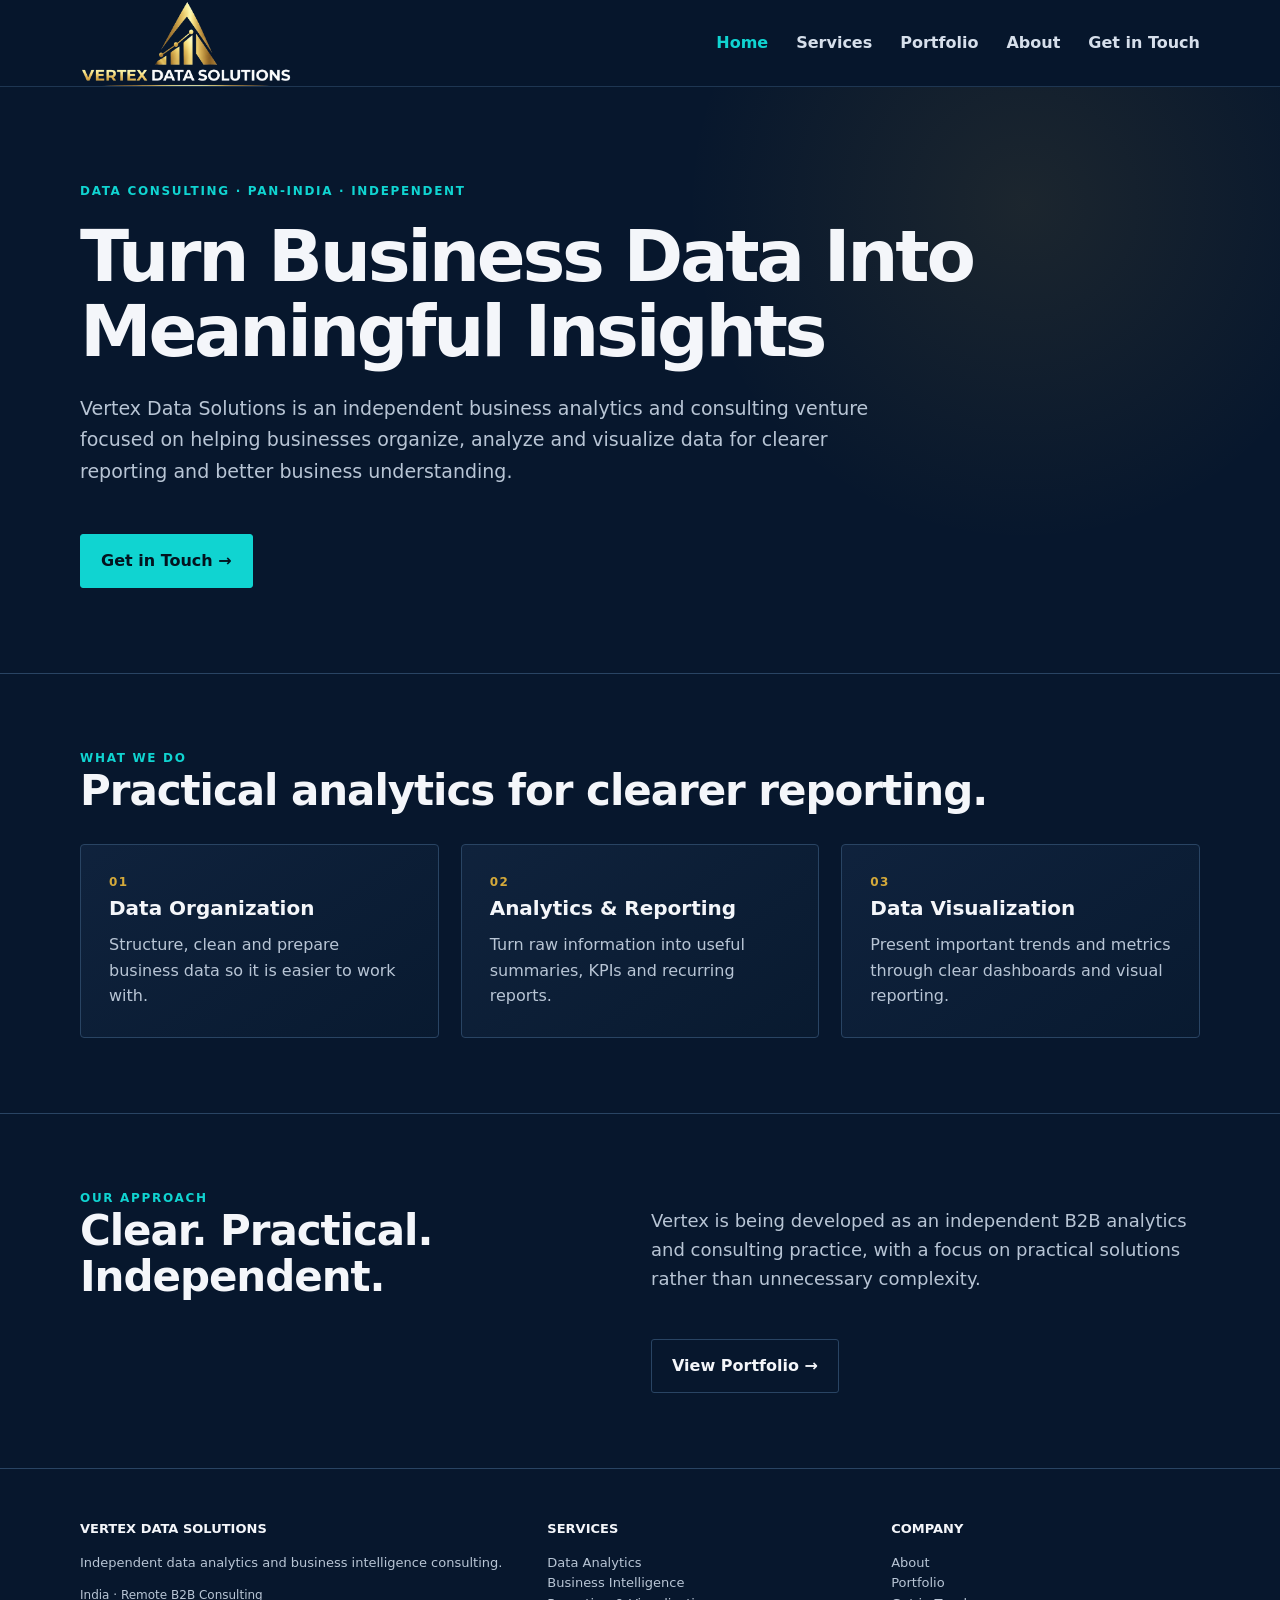
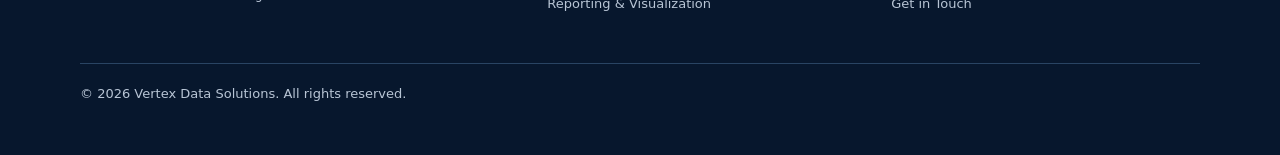
<file: index.html>
<!doctype html>
<html lang="en">
<head>
<meta charset="utf-8">
<meta name="viewport" content="width=device-width, initial-scale=1">
<title>Home | Vertex Data Solutions</title>
<meta name="description" content="Vertex Data Solutions — independent data analytics and business intelligence consulting in India.">
<link rel="icon" href="vertex-logo.png">
<link rel="stylesheet" href="style.css">
</head>
<body>
<header><div class="container nav">
<a class="brand" href="index.html"><img class="brand-logo" src="vertex-logo-header.png" alt="VERTEX DATA SOLUTIONS — Data Analytics & Business Intelligence"></a>
<nav><a class="active" href="index.html">Home</a>
<a class="" href="services.html">Services</a>
<a class="" href="portfolio.html">Portfolio</a>
<a class="" href="about.html">About</a>
<a class="" href="contact.html">Get in Touch</a></nav>
</div></header>
<main>
<section class="hero"><div class="container">
<div class="kicker">DATA CONSULTING · PAN-INDIA · INDEPENDENT</div>
<h1>Turn Business Data Into Meaningful Insights</h1>
<p class="lead">Vertex Data Solutions is an independent business analytics and consulting venture focused on helping businesses organize, analyze and visualize data for clearer reporting and better business understanding.</p>
<a class="btn" href="contact.html">Get in Touch →</a>
</div></section>
<section class="section"><div class="container">
<div class="kicker">WHAT WE DO</div><h2>Practical analytics for clearer reporting.</h2>
<div class="grid3" style="margin-top:30px">
<div class="card"><div class="num">01</div><h3>Data Organization</h3><p>Structure, clean and prepare business data so it is easier to work with.</p></div>
<div class="card"><div class="num">02</div><h3>Analytics & Reporting</h3><p>Turn raw information into useful summaries, KPIs and recurring reports.</p></div>
<div class="card"><div class="num">03</div><h3>Data Visualization</h3><p>Present important trends and metrics through clear dashboards and visual reporting.</p></div>
</div></div></section>
<section class="section"><div class="container grid">
<div><div class="kicker">OUR APPROACH</div><h2>Clear. Practical. Independent.</h2></div>
<div><p class="lead">Vertex is being developed as an independent B2B analytics and consulting practice, with a focus on practical solutions rather than unnecessary complexity.</p><a class="btn secondary" href="portfolio.html">View Portfolio →</a></div>
</div></section>
</main>
<footer><div class="container footer-grid">
<div><div class="footer-brand">VERTEX DATA SOLUTIONS</div><p>Independent data analytics and business intelligence consulting.</p><p class="small">India · Remote B2B Consulting</p></div>
<div><div class="footer-brand">SERVICES</div><p><a href="services.html">Data Analytics</a><br><a href="services.html">Business Intelligence</a><br><a href="services.html">Reporting & Visualization</a></p></div>
<div><div class="footer-brand">COMPANY</div><p><a href="about.html">About</a><br><a href="portfolio.html">Portfolio</a><br><a href="contact.html">Get in Touch</a></p></div>
</div><div class="container" style="margin-top:35px;border-top:1px solid var(--line);padding-top:20px">© 2026 Vertex Data Solutions. All rights reserved.</div></footer>
</body></html>
</file>
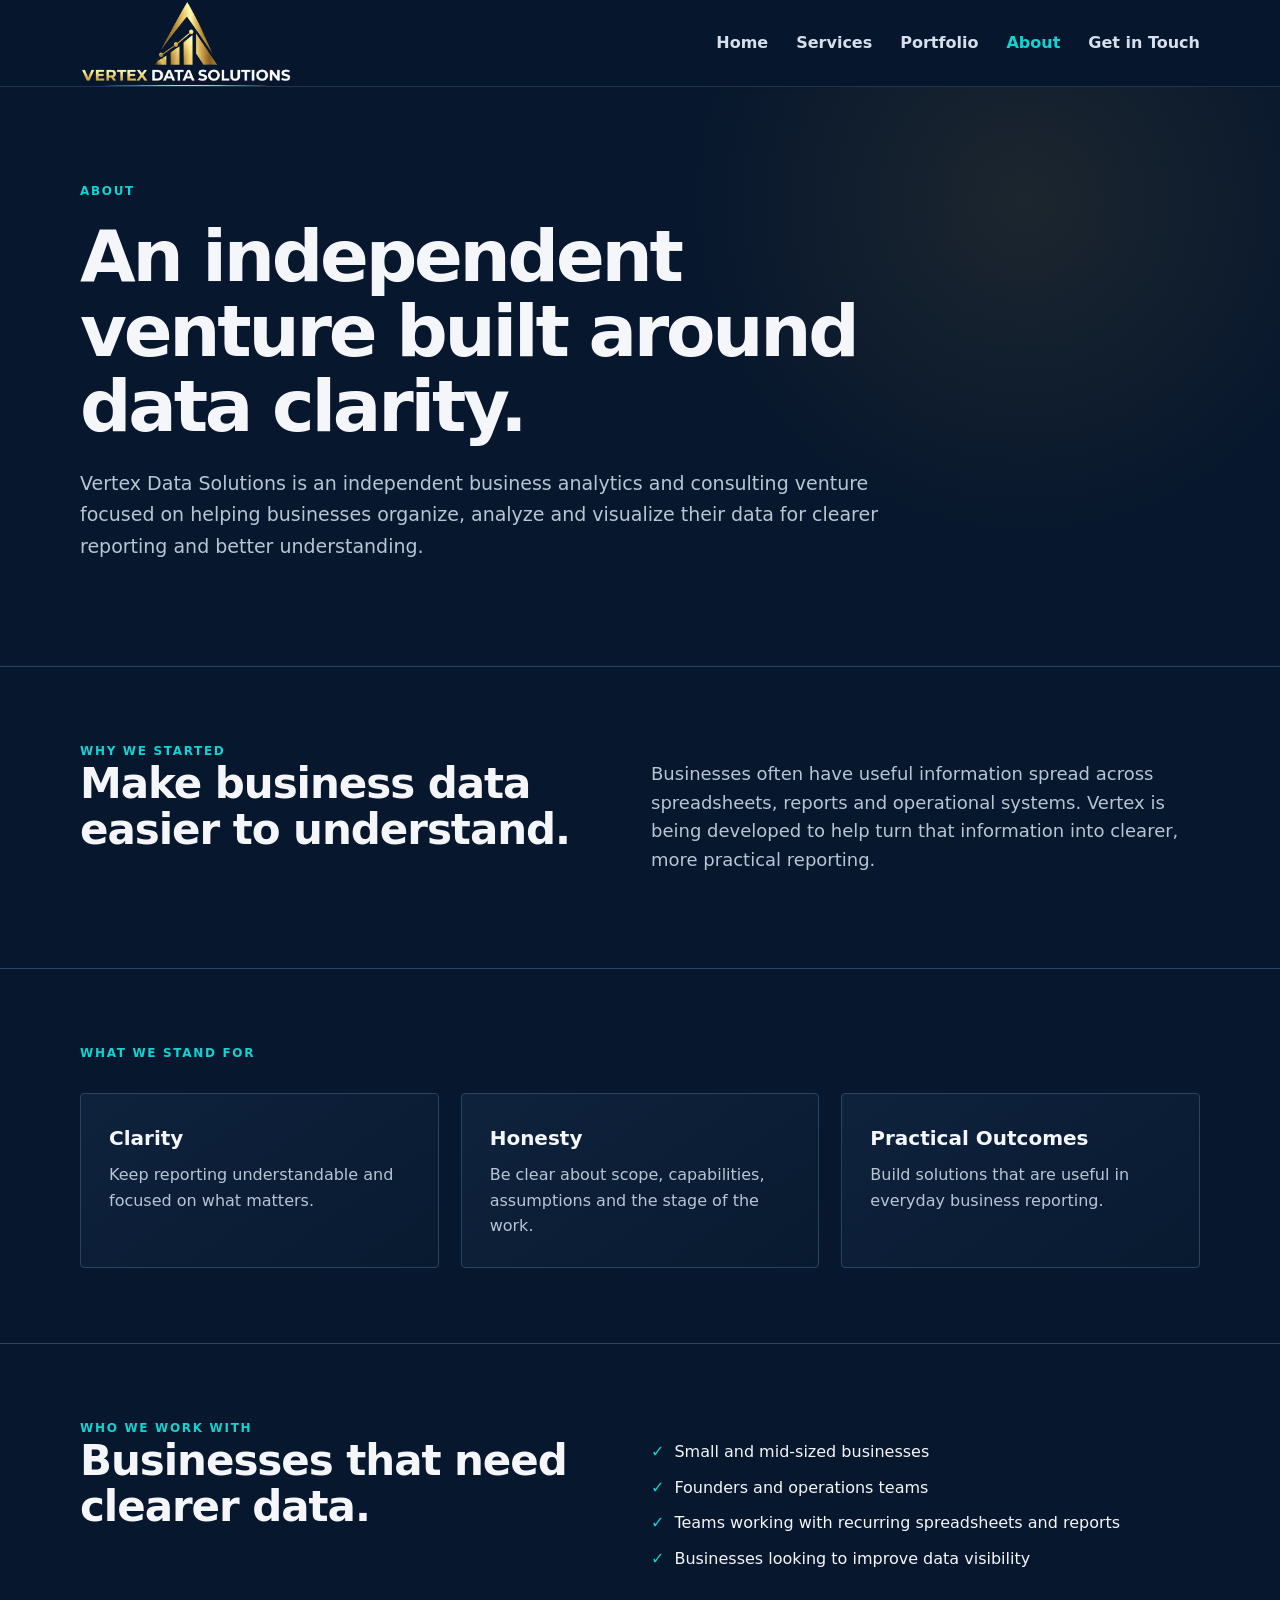
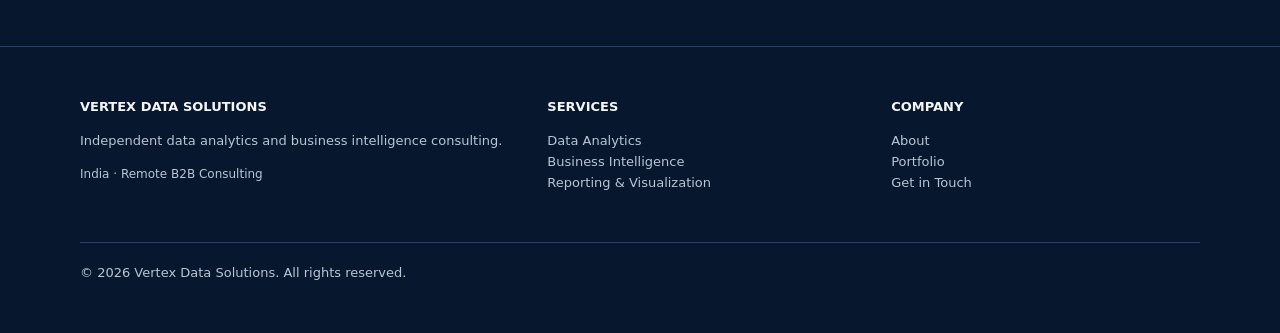
<file: about.html>
<!doctype html>
<html lang="en">
<head>
<meta charset="utf-8">
<meta name="viewport" content="width=device-width, initial-scale=1">
<title>About | Vertex Data Solutions</title>
<meta name="description" content="Vertex Data Solutions — independent data analytics and business intelligence consulting in India.">
<link rel="icon" href="vertex-logo.png">
<link rel="stylesheet" href="style.css">
</head>
<body>
<header><div class="container nav">
<a class="brand" href="index.html"><img class="brand-logo" src="vertex-logo-header.png" alt="VERTEX DATA SOLUTIONS — Data Analytics & Business Intelligence"></a>
<nav><a class="" href="index.html">Home</a>
<a class="" href="services.html">Services</a>
<a class="" href="portfolio.html">Portfolio</a>
<a class="active" href="about.html">About</a>
<a class="" href="contact.html">Get in Touch</a></nav>
</div></header>
<main>
<section class="hero"><div class="container">
<div class="kicker">ABOUT</div><h1>An independent venture built around data clarity.</h1>
<p class="lead">Vertex Data Solutions is an independent business analytics and consulting venture focused on helping businesses organize, analyze and visualize their data for clearer reporting and better understanding.</p>
</div></section>
<section class="section"><div class="container grid">
<div><div class="kicker">WHY WE STARTED</div><h2>Make business data easier to understand.</h2></div>
<div><p class="lead">Businesses often have useful information spread across spreadsheets, reports and operational systems. Vertex is being developed to help turn that information into clearer, more practical reporting.</p></div>
</div></section>
<section class="section"><div class="container">
<div class="kicker">WHAT WE STAND FOR</div><div class="grid3" style="margin-top:30px">
<div class="card"><h3>Clarity</h3><p>Keep reporting understandable and focused on what matters.</p></div>
<div class="card"><h3>Honesty</h3><p>Be clear about scope, capabilities, assumptions and the stage of the work.</p></div>
<div class="card"><h3>Practical Outcomes</h3><p>Build solutions that are useful in everyday business reporting.</p></div>
</div></div></section>
<section class="section"><div class="container grid">
<div><div class="kicker">WHO WE WORK WITH</div><h2>Businesses that need clearer data.</h2></div>
<div><div class="checks"><div>Small and mid-sized businesses</div><div>Founders and operations teams</div><div>Teams working with recurring spreadsheets and reports</div><div>Businesses looking to improve data visibility</div></div></div>
</div></section>
</main>
<footer><div class="container footer-grid">
<div><div class="footer-brand">VERTEX DATA SOLUTIONS</div><p>Independent data analytics and business intelligence consulting.</p><p class="small">India · Remote B2B Consulting</p></div>
<div><div class="footer-brand">SERVICES</div><p><a href="services.html">Data Analytics</a><br><a href="services.html">Business Intelligence</a><br><a href="services.html">Reporting & Visualization</a></p></div>
<div><div class="footer-brand">COMPANY</div><p><a href="about.html">About</a><br><a href="portfolio.html">Portfolio</a><br><a href="contact.html">Get in Touch</a></p></div>
</div><div class="container" style="margin-top:35px;border-top:1px solid var(--line);padding-top:20px">© 2026 Vertex Data Solutions. All rights reserved.</div></footer>
</body></html>
</file>
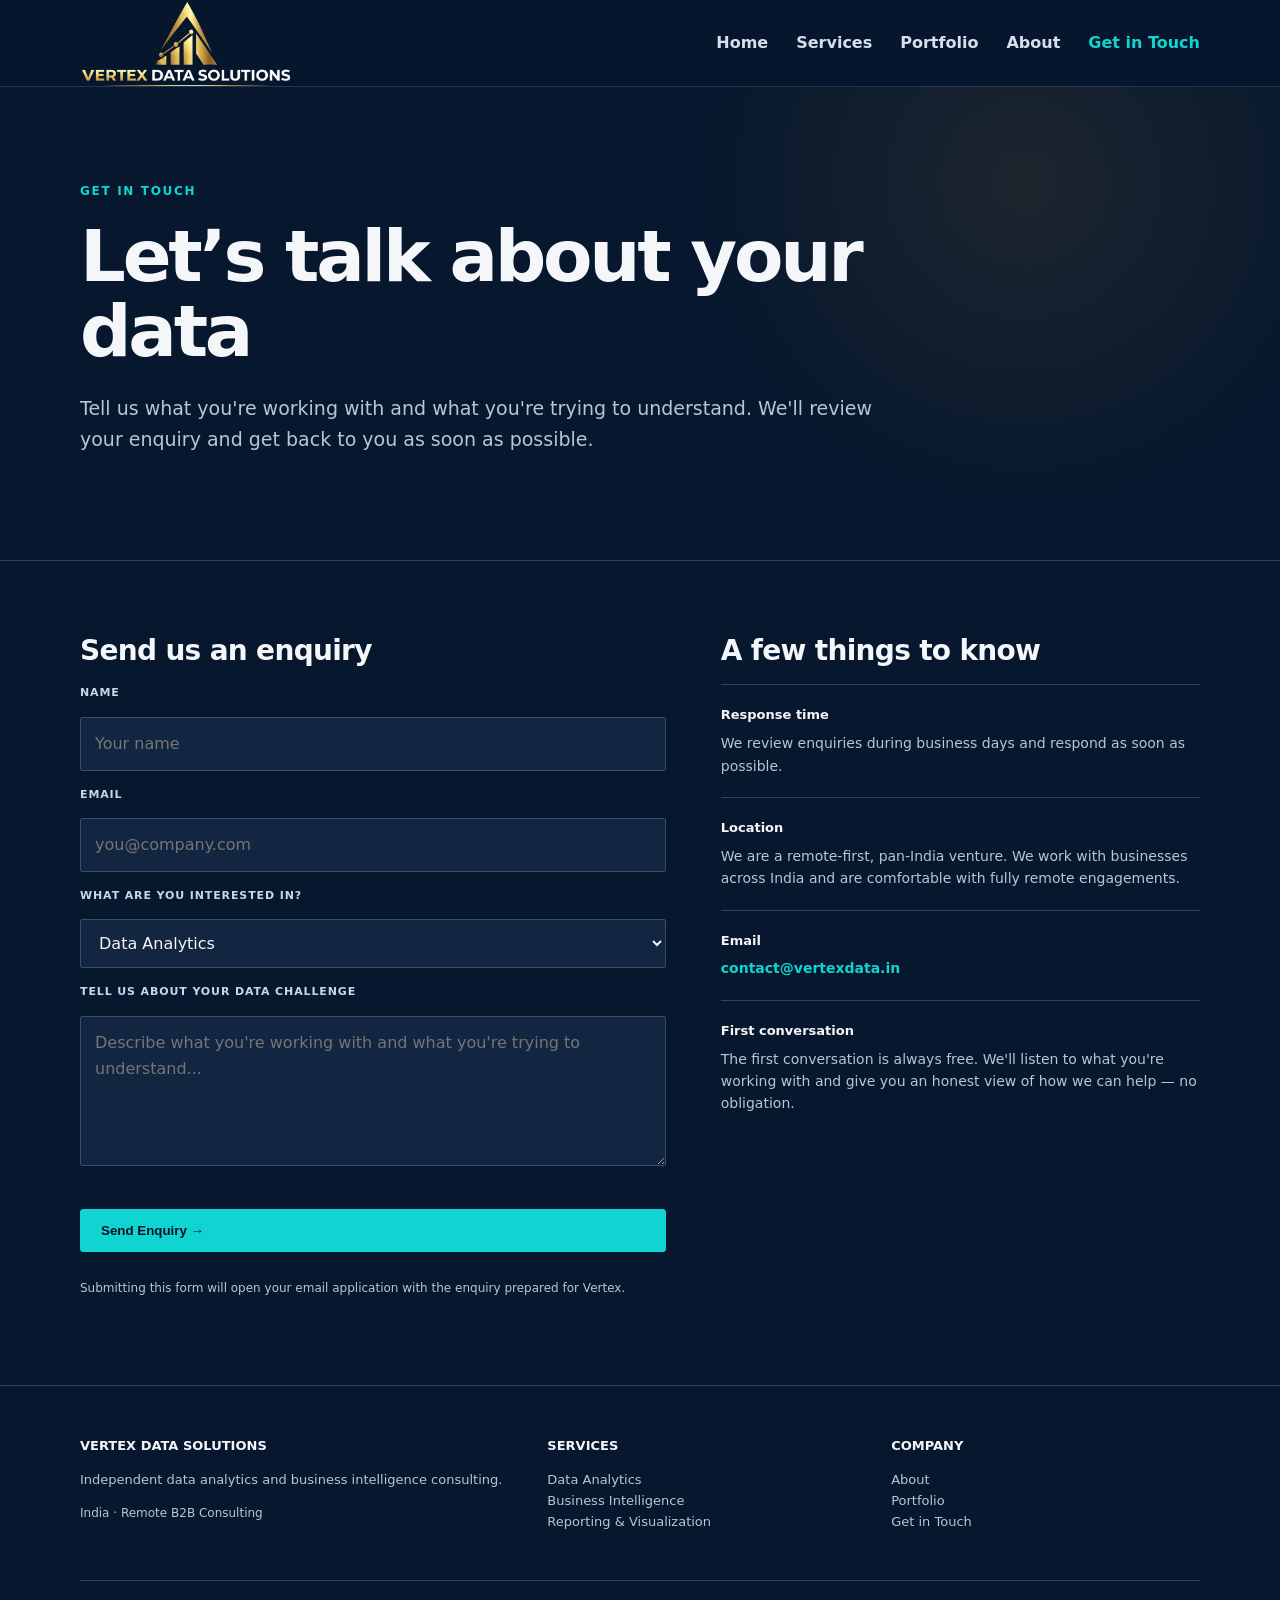
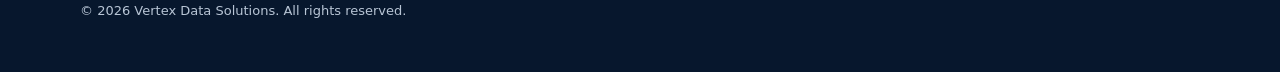
<file: contact.html>
<!doctype html>
<html lang="en">
<head>
<meta charset="utf-8">
<meta name="viewport" content="width=device-width, initial-scale=1">
<title>Get in Touch | Vertex Data Solutions</title>
<meta name="description" content="Vertex Data Solutions — independent data analytics and business intelligence consulting in India.">
<link rel="icon" href="vertex-logo.png">
<link rel="stylesheet" href="style.css">
</head>
<body>
<header><div class="container nav">
<a class="brand" href="index.html"><img class="brand-logo" src="vertex-logo-header.png" alt="VERTEX DATA SOLUTIONS — Data Analytics & Business Intelligence"></a>
<nav><a class="" href="index.html">Home</a>
<a class="" href="services.html">Services</a>
<a class="" href="portfolio.html">Portfolio</a>
<a class="" href="about.html">About</a>
<a class="active" href="contact.html">Get in Touch</a></nav>
</div></header>
<main>
<section class="hero"><div class="container">
<div class="kicker">GET IN TOUCH</div><h1>Let’s talk about your data</h1>
<p class="lead">Tell us what you're working with and what you're trying to understand. We'll review your enquiry and get back to you as soon as possible.</p>
</div></section>
<section class="section"><div class="container contact-grid">
<div>
<h2 style="font-size:28px">Send us an enquiry</h2>
<form id="contactForm">
<label for="name">Name</label><input id="name" required placeholder="Your name">
<label for="email">Email</label><input id="email" type="email" required placeholder="you@company.com">
<label for="interest">What are you interested in?</label>
<select id="interest"><option>Data Analytics</option><option>Business Intelligence</option><option>Excel / Power Query</option><option>Power BI Dashboards</option><option>Business Reporting</option><option>Data Consulting</option><option>Other</option></select>
<label for="message">Tell us about your data challenge</label><textarea id="message" required placeholder="Describe what you're working with and what you're trying to understand..."></textarea>
<button class="btn" type="submit">Send Enquiry →</button>
<p class="small">Submitting this form will open your email application with the enquiry prepared for Vertex.</p>
</form>
</div>
<div>
<h2 style="font-size:28px">A few things to know</h2>
<div class="info-item"><strong>Response time</strong><p>We review enquiries during business days and respond as soon as possible.</p></div>
<div class="info-item"><strong>Location</strong><p>We are a remote-first, pan-India venture. We work with businesses across India and are comfortable with fully remote engagements.</p></div>
<div class="info-item"><strong>Email</strong><p><a class="email" href="mailto:contact@vertexdata.in">contact@vertexdata.in</a></p></div>
<div class="info-item"><strong>First conversation</strong><p>The first conversation is always free. We'll listen to what you're working with and give you an honest view of how we can help — no obligation.</p></div>
</div>
</div></section>
<script>
document.getElementById('contactForm').addEventListener('submit', function(e){
  e.preventDefault();
  const name=document.getElementById('name').value.trim();
  const email=document.getElementById('email').value.trim();
  const interest=document.getElementById('interest').value;
  const message=document.getElementById('message').value.trim();
  const subject=encodeURIComponent('Vertex Data Solutions enquiry — '+interest);
  const body=encodeURIComponent('Name: '+name+'\\nEmail: '+email+'\\nService interest: '+interest+'\\n\\nMessage:\\n'+message);
  window.location.href='mailto:contact@vertexdata.in?subject='+subject+'&body='+body;
});
</script>
</main>
<footer><div class="container footer-grid">
<div><div class="footer-brand">VERTEX DATA SOLUTIONS</div><p>Independent data analytics and business intelligence consulting.</p><p class="small">India · Remote B2B Consulting</p></div>
<div><div class="footer-brand">SERVICES</div><p><a href="services.html">Data Analytics</a><br><a href="services.html">Business Intelligence</a><br><a href="services.html">Reporting & Visualization</a></p></div>
<div><div class="footer-brand">COMPANY</div><p><a href="about.html">About</a><br><a href="portfolio.html">Portfolio</a><br><a href="contact.html">Get in Touch</a></p></div>
</div><div class="container" style="margin-top:35px;border-top:1px solid var(--line);padding-top:20px">© 2026 Vertex Data Solutions. All rights reserved.</div></footer>
</body></html>
</file>
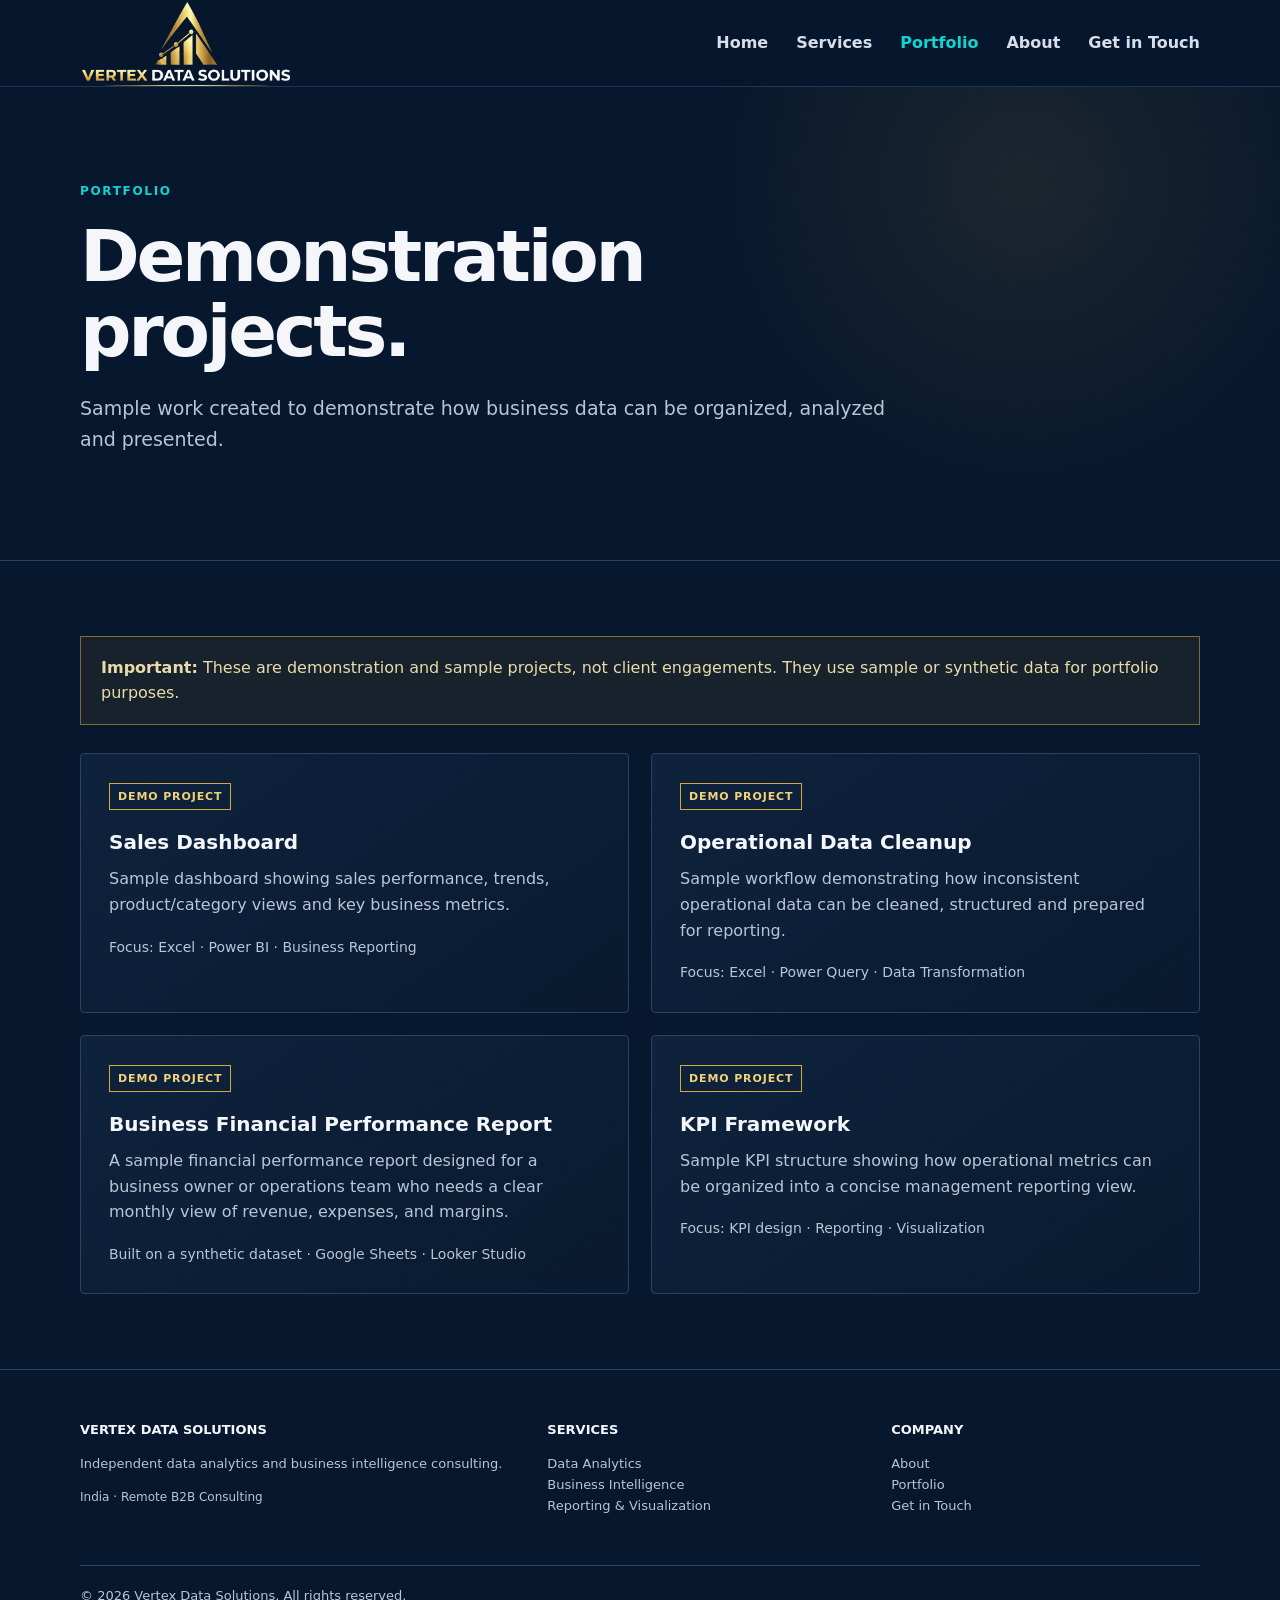
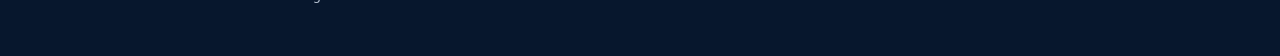
<file: portfolio.html>
<!doctype html>
<html lang="en">
<head>
<meta charset="utf-8">
<meta name="viewport" content="width=device-width, initial-scale=1">
<title>Portfolio | Vertex Data Solutions</title>
<meta name="description" content="Vertex Data Solutions — independent data analytics and business intelligence consulting in India.">
<link rel="icon" href="vertex-logo.png">
<link rel="stylesheet" href="style.css">
</head>
<body>
<header><div class="container nav">
<a class="brand" href="index.html"><img class="brand-logo" src="vertex-logo-header.png" alt="VERTEX DATA SOLUTIONS — Data Analytics & Business Intelligence"></a>
<nav><a class="" href="index.html">Home</a>
<a class="" href="services.html">Services</a>
<a class="active" href="portfolio.html">Portfolio</a>
<a class="" href="about.html">About</a>
<a class="" href="contact.html">Get in Touch</a></nav>
</div></header>
<main>
<section class="hero"><div class="container">
<div class="kicker">PORTFOLIO</div><h1>Demonstration projects.</h1>
<p class="lead">Sample work created to demonstrate how business data can be organized, analyzed and presented.</p>
</div></section>
<section class="section"><div class="container">
<div class="notice"><strong>Important:</strong> These are demonstration and sample projects, not client engagements. They use sample or synthetic data for portfolio purposes.</div>
<div class="grid">
<div class="card"><span class="badge">Demo project</span><h3>Sales Dashboard</h3><p>Sample dashboard showing sales performance, trends, product/category views and key business metrics.</p><p class="meta" style="margin-top:18px">Focus: Excel · Power BI · Business Reporting</p></div>
<div class="card"><span class="badge">Demo project</span><h3>Operational Data Cleanup</h3><p>Sample workflow demonstrating how inconsistent operational data can be cleaned, structured and prepared for reporting.</p><p class="meta" style="margin-top:18px">Focus: Excel · Power Query · Data Transformation</p></div>
<div class="card"><span class="badge">Demo project</span><h3>Business Financial Performance Report</h3><p>A sample financial performance report designed for a business owner or operations team who needs a clear monthly view of revenue, expenses, and margins.</p><p class="meta" style="margin-top:18px">Built on a synthetic dataset · Google Sheets · Looker Studio</p></div>
<div class="card"><span class="badge">Demo project</span><h3>KPI Framework</h3><p>Sample KPI structure showing how operational metrics can be organized into a concise management reporting view.</p><p class="meta" style="margin-top:18px">Focus: KPI design · Reporting · Visualization</p></div>
</div></div></section>
</main>
<footer><div class="container footer-grid">
<div><div class="footer-brand">VERTEX DATA SOLUTIONS</div><p>Independent data analytics and business intelligence consulting.</p><p class="small">India · Remote B2B Consulting</p></div>
<div><div class="footer-brand">SERVICES</div><p><a href="services.html">Data Analytics</a><br><a href="services.html">Business Intelligence</a><br><a href="services.html">Reporting & Visualization</a></p></div>
<div><div class="footer-brand">COMPANY</div><p><a href="about.html">About</a><br><a href="portfolio.html">Portfolio</a><br><a href="contact.html">Get in Touch</a></p></div>
</div><div class="container" style="margin-top:35px;border-top:1px solid var(--line);padding-top:20px">© 2026 Vertex Data Solutions. All rights reserved.</div></footer>
</body></html>
</file>
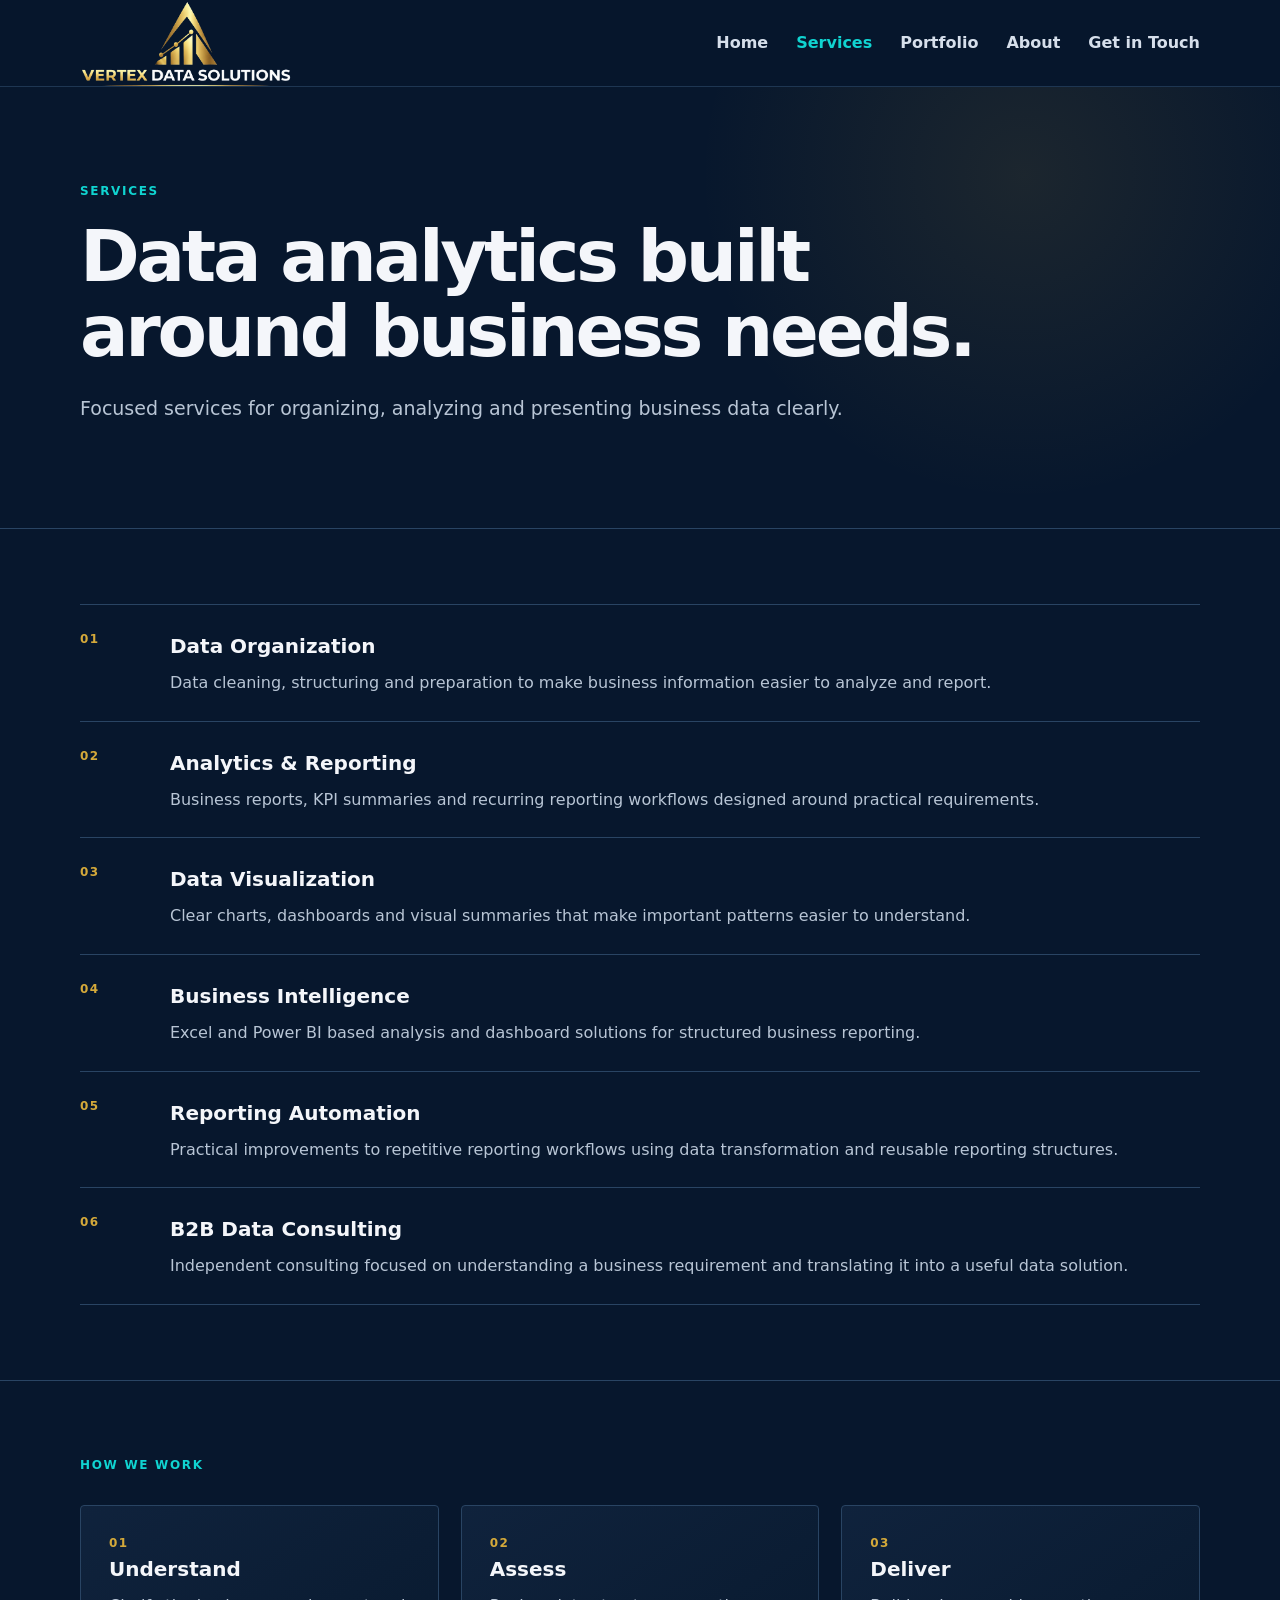
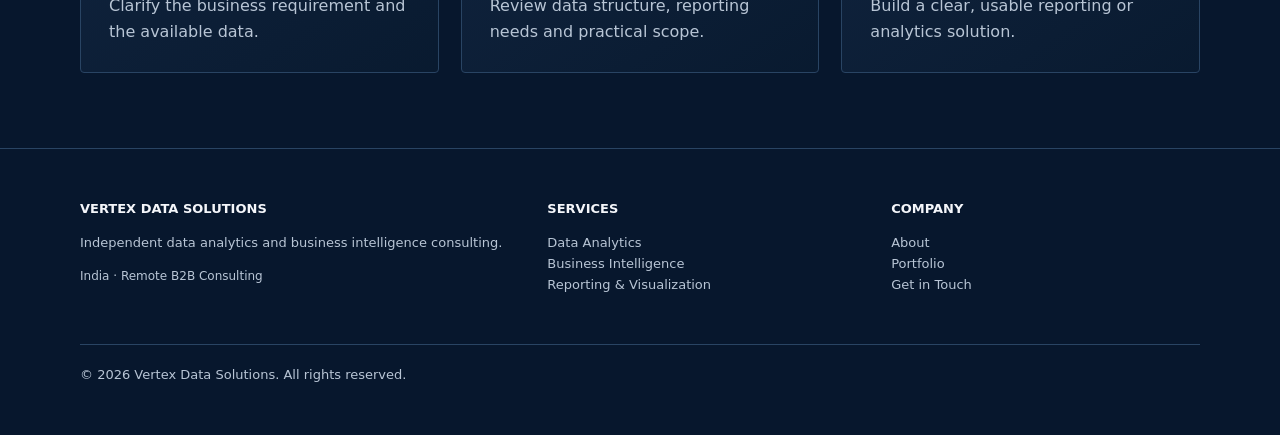
<file: services.html>
<!doctype html>
<html lang="en">
<head>
<meta charset="utf-8">
<meta name="viewport" content="width=device-width, initial-scale=1">
<title>Services | Vertex Data Solutions</title>
<meta name="description" content="Vertex Data Solutions — independent data analytics and business intelligence consulting in India.">
<link rel="icon" href="vertex-logo.png">
<link rel="stylesheet" href="style.css">
</head>
<body>
<header><div class="container nav">
<a class="brand" href="index.html"><img class="brand-logo" src="vertex-logo-header.png" alt="VERTEX DATA SOLUTIONS — Data Analytics & Business Intelligence"></a>
<nav><a class="" href="index.html">Home</a>
<a class="active" href="services.html">Services</a>
<a class="" href="portfolio.html">Portfolio</a>
<a class="" href="about.html">About</a>
<a class="" href="contact.html">Get in Touch</a></nav>
</div></header>
<main>
<section class="hero"><div class="container">
<div class="kicker">SERVICES</div><h1>Data analytics built around business needs.</h1>
<p class="lead">Focused services for organizing, analyzing and presenting business data clearly.</p>
</div></section>
<section class="section"><div class="container service-list">
<div class="service"><div class="num">01</div><div><h3>Data Organization</h3><p>Data cleaning, structuring and preparation to make business information easier to analyze and report.</p></div></div>
<div class="service"><div class="num">02</div><div><h3>Analytics & Reporting</h3><p>Business reports, KPI summaries and recurring reporting workflows designed around practical requirements.</p></div></div>
<div class="service"><div class="num">03</div><div><h3>Data Visualization</h3><p>Clear charts, dashboards and visual summaries that make important patterns easier to understand.</p></div></div>
<div class="service"><div class="num">04</div><div><h3>Business Intelligence</h3><p>Excel and Power BI based analysis and dashboard solutions for structured business reporting.</p></div></div>
<div class="service"><div class="num">05</div><div><h3>Reporting Automation</h3><p>Practical improvements to repetitive reporting workflows using data transformation and reusable reporting structures.</p></div></div>
<div class="service"><div class="num">06</div><div><h3>B2B Data Consulting</h3><p>Independent consulting focused on understanding a business requirement and translating it into a useful data solution.</p></div></div>
</div></section>
<section class="section"><div class="container"><div class="kicker">HOW WE WORK</div><div class="grid3" style="margin-top:30px">
<div class="card"><div class="num">01</div><h3>Understand</h3><p>Clarify the business requirement and the available data.</p></div>
<div class="card"><div class="num">02</div><h3>Assess</h3><p>Review data structure, reporting needs and practical scope.</p></div>
<div class="card"><div class="num">03</div><h3>Deliver</h3><p>Build a clear, usable reporting or analytics solution.</p></div>
</div></div></section>
</main>
<footer><div class="container footer-grid">
<div><div class="footer-brand">VERTEX DATA SOLUTIONS</div><p>Independent data analytics and business intelligence consulting.</p><p class="small">India · Remote B2B Consulting</p></div>
<div><div class="footer-brand">SERVICES</div><p><a href="services.html">Data Analytics</a><br><a href="services.html">Business Intelligence</a><br><a href="services.html">Reporting & Visualization</a></p></div>
<div><div class="footer-brand">COMPANY</div><p><a href="about.html">About</a><br><a href="portfolio.html">Portfolio</a><br><a href="contact.html">Get in Touch</a></p></div>
</div><div class="container" style="margin-top:35px;border-top:1px solid var(--line);padding-top:20px">© 2026 Vertex Data Solutions. All rights reserved.</div></footer>
</body></html>
</file>
<file: style.css>
:root{
  --navy:#07172d;
  --navy2:#0b203b;
  --panel:#122642;
  --line:#294463;
  --gold:#d4a93a;
  --gold2:#f0d27a;
  --text:#f4f6fa;
  --muted:#b8c5d5;
  --cyan:#10d4d1;
  --max:1120px;
}
*{box-sizing:border-box}
html{scroll-behavior:smooth}
body{margin:0;background:var(--navy);color:var(--text);font-family:Inter,ui-sans-serif,system-ui,-apple-system,BlinkMacSystemFont,"Segoe UI",sans-serif;line-height:1.6}
a{color:inherit;text-decoration:none}
.container{width:min(var(--max),calc(100% - 40px));margin:auto}
header{position:sticky;top:0;z-index:20;background:rgba(7,23,45,.96);backdrop-filter:blur(10px);border-bottom:1px solid rgba(41,68,99,.7)}
.nav{min-height:78px;display:flex;align-items:center;justify-content:space-between;gap:25px}
.brand{display:flex;align-items:center;gap:12px;font-weight:800;letter-spacing:.045em;white-space:nowrap}


nav{display:flex;gap:28px;align-items:center}
nav a{font-size:14px;color:#d6dfeb}
nav a:hover,nav a.active{color:var(--cyan)}
.hero{padding:95px 0 85px;border-bottom:1px solid var(--line);background:radial-gradient(circle at 80% 20%,rgba(212,169,58,.10),transparent 30%)}
.kicker{color:var(--cyan);font-size:12px;font-weight:800;letter-spacing:.14em;text-transform:uppercase}
h1{font-size:clamp(44px,7vw,78px);line-height:1.02;letter-spacing:-.045em;margin:18px 0 24px;max-width:820px}
h2{font-size:clamp(28px,4vw,42px);line-height:1.1;margin:0 0 18px;letter-spacing:-.025em}
h3{font-size:20px;margin:0 0 8px}
.lead{font-size:18px;color:var(--muted);max-width:720px}
.btn{display:inline-flex;align-items:center;gap:10px;padding:13px 20px;border:1px solid var(--cyan);background:var(--cyan);color:#03131f;font-weight:800;border-radius:3px;margin-top:28px}
.btn.secondary{background:transparent;color:var(--text);border-color:var(--line)}
.grid{display:grid;grid-template-columns:repeat(2,minmax(0,1fr));gap:22px}
.grid3{display:grid;grid-template-columns:repeat(3,minmax(0,1fr));gap:22px}
.section{padding:75px 0;border-bottom:1px solid var(--line)}
.card{border:1px solid var(--line);background:linear-gradient(145deg,rgba(18,38,66,.75),rgba(9,27,49,.75));padding:28px;border-radius:4px}
.card p{color:var(--muted);margin:8px 0 0}
.num{color:var(--gold);font-size:12px;font-weight:800;letter-spacing:.12em}
.service-list{display:grid;gap:0;border-top:1px solid var(--line)}
.service{display:grid;grid-template-columns:70px 1fr;gap:20px;padding:25px 0;border-bottom:1px solid var(--line)}
.service p{color:var(--muted);margin:5px 0 0}
.notice{border:1px solid rgba(212,169,58,.55);background:rgba(212,169,58,.08);padding:18px 20px;color:#e9dba9;margin-bottom:28px}
.badge{display:inline-block;border:1px solid var(--gold);color:var(--gold2);font-size:11px;font-weight:800;letter-spacing:.08em;text-transform:uppercase;padding:4px 8px;margin-bottom:16px}
.meta{color:var(--muted);font-size:14px}
.checks{display:grid;gap:10px;margin-top:20px}
.checks div::before{content:"✓";color:var(--cyan);font-weight:800;margin-right:10px}
.contact-grid{display:grid;grid-template-columns:1.1fr .9fr;gap:55px}
form{display:grid;gap:15px}
label{font-size:11px;font-weight:800;letter-spacing:.08em;text-transform:uppercase;color:#cbd6e4}
input,select,textarea{width:100%;background:#122642;border:1px solid #36506e;color:var(--text);padding:13px 14px;border-radius:2px;font:inherit}
textarea{min-height:150px;resize:vertical}
button{cursor:pointer;border:0}
.info-item{padding:20px 0;border-top:1px solid var(--line)}
.info-item:first-child{border-top:0}
.info-item strong{display:block;font-size:13px;margin-bottom:6px}
.info-item p{margin:0;color:var(--muted);font-size:14px}
.email{color:var(--cyan);font-weight:700}
footer{padding:50px 0;color:var(--muted);font-size:13px}
.footer-grid{display:grid;grid-template-columns:1.4fr 1fr 1fr;gap:35px}
.footer-brand{color:var(--text);font-weight:800}
.small{font-size:12px;color:var(--muted)}
@media(max-width:800px){
  .container{width:min(var(--max),calc(100% - 28px))}
  .nav{min-height:70px}
  nav{gap:14px;overflow:auto}
  nav a{font-size:12px;white-space:nowrap}
  .brand span{display:none}
  .hero{padding:70px 0}
  .grid,.grid3,.contact-grid,.footer-grid{grid-template-columns:1fr}
  h1{font-size:48px}
  .service{grid-template-columns:50px 1fr}
}

/* V3 clean wordmark/header */
.brand-mark{
  width:38px;height:38px;display:grid;place-items:center;
  border:2px solid var(--gold);color:var(--gold2);
  font-size:22px;font-weight:900;line-height:1;
  border-radius:3px;letter-spacing:0;
}
.brand-name{font-size:17px;color:var(--text);font-weight:850}
nav a{font-size:16px;font-weight:600}
.hero h1{max-width:900px;font-size:clamp(48px,5.7vw,72px);line-height:1.04}
.hero .lead{max-width:820px;font-size:19px;line-height:1.65}
@media(max-width:800px){
  .brand-name{font-size:13px}
  .brand-mark{width:32px;height:32px;font-size:18px}
  nav a{font-size:13px}
  .hero h1{font-size:48px}
  .hero .lead{font-size:17px}
}

/* V4 — exact supplied Vertex master logo */
.brand-logo{
  display:block;
  width:245px;
  height:58px;
  object-fit:contain;
  object-position:left center;
  border-radius:0;
}
@media(max-width:800px){
  .brand-logo{width:190px;height:50px}
}

/* V5 — large transparent exact Vertex wordmark */
.brand-logo{
  display:block !important;
  width:360px !important;
  height:72px !important;
  max-width:none !important;
  object-fit:contain !important;
  object-position:left center !important;
  border-radius:0 !important;
}
@media(max-width:800px){
  .brand-logo{
    width:250px !important;
    height:58px !important;
  }
}

/* Final header logo adjustment — 20% larger */
.brand-logo{
  width:432px !important;
  height:86px !important;
  max-width:none !important;
}
@media(max-width:800px){
  .brand-logo{
    width:300px !important;
    height:64px !important;
  }
}
</file>
